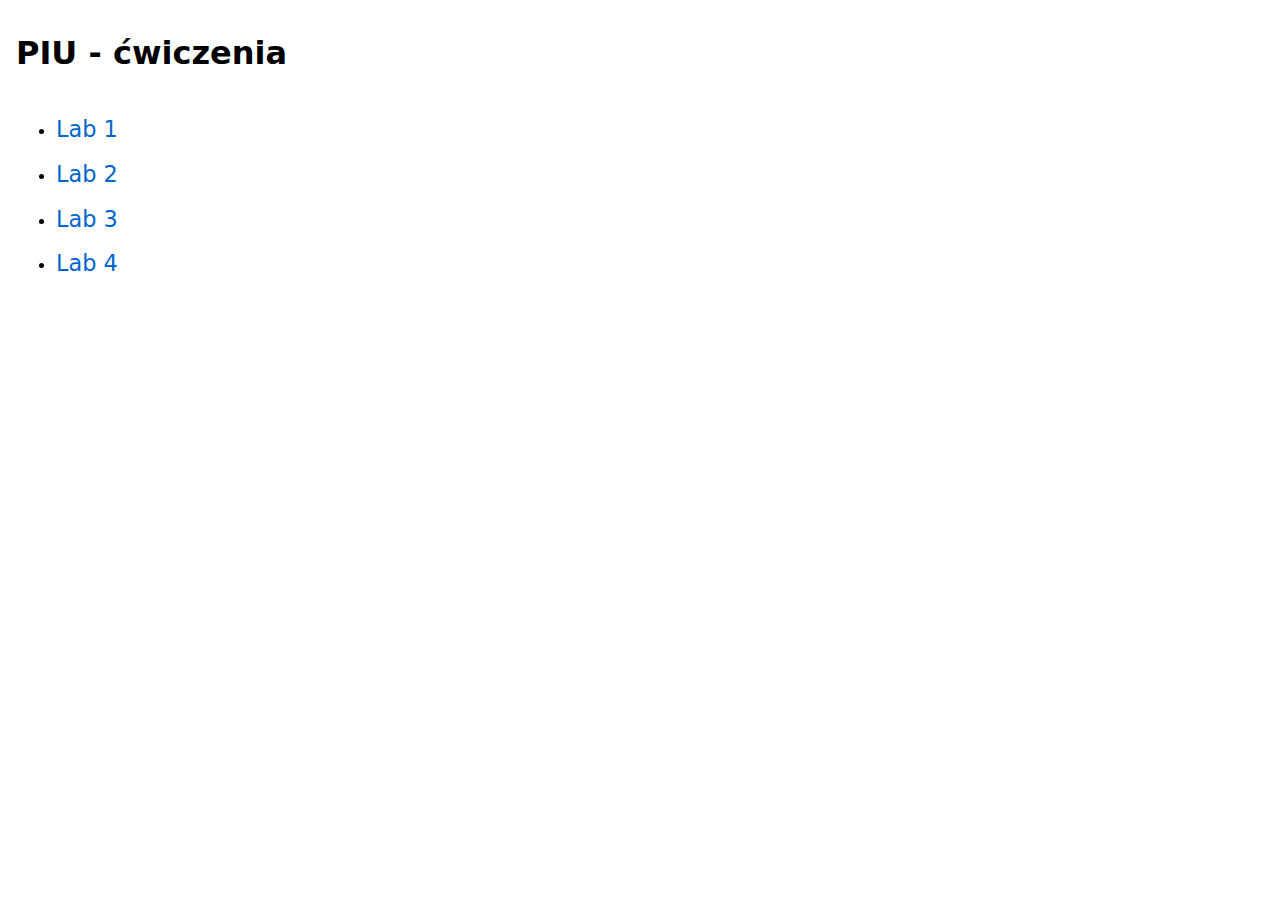
<file: index.html>
<!DOCTYPE html>
<html lang="pl">
  <head>
    <meta charset="UTF-8" />
    <title>PIU Labs</title>
    <link rel="stylesheet" href="main.css" />
  </head>

  <body>
    <h1>PIU - ćwiczenia</h1>
    <ul>
      <li><a href="lab-1/">Lab 1</a></li>
      <li><a href="lab-2/">Lab 2</a></li>
      <li><a href="lab-3/">Lab 3</a></li>
      <li><a href="lab-4/">Lab 4</a></li>
    </ul>
  </body>
</html>
</file>
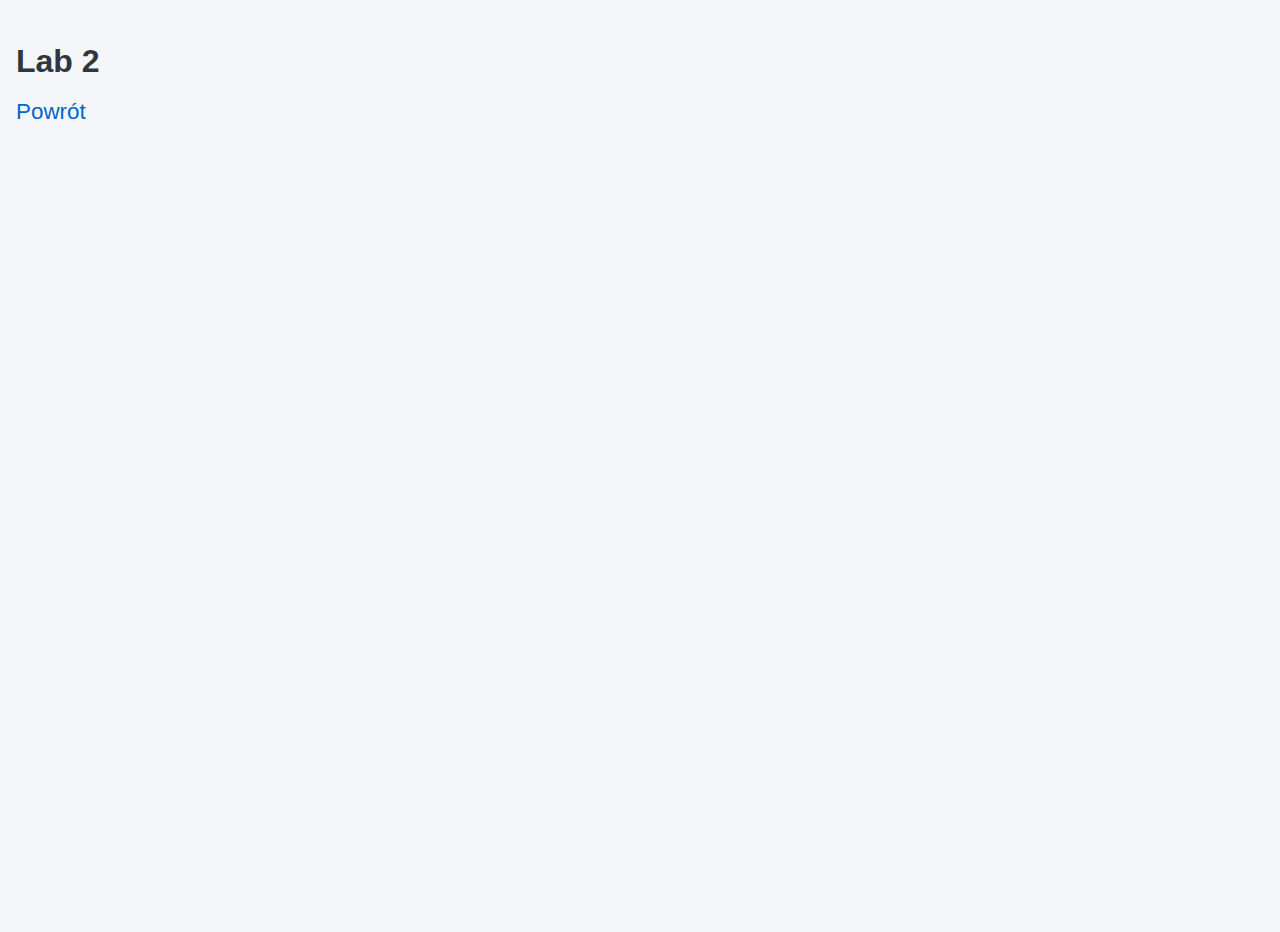
<file: lab-2/index.html>
<!DOCTYPE html>
<html lang="pl">
  <head>
    <meta charset="UTF-8" />
    <title>Lab 2</title>
    <link rel="stylesheet" href="css/style.css" />
  </head>
  <body>
    <h1>Lab 2</h1>
    <a href="..">Powrót</a>
  </body>
</html>
</file>
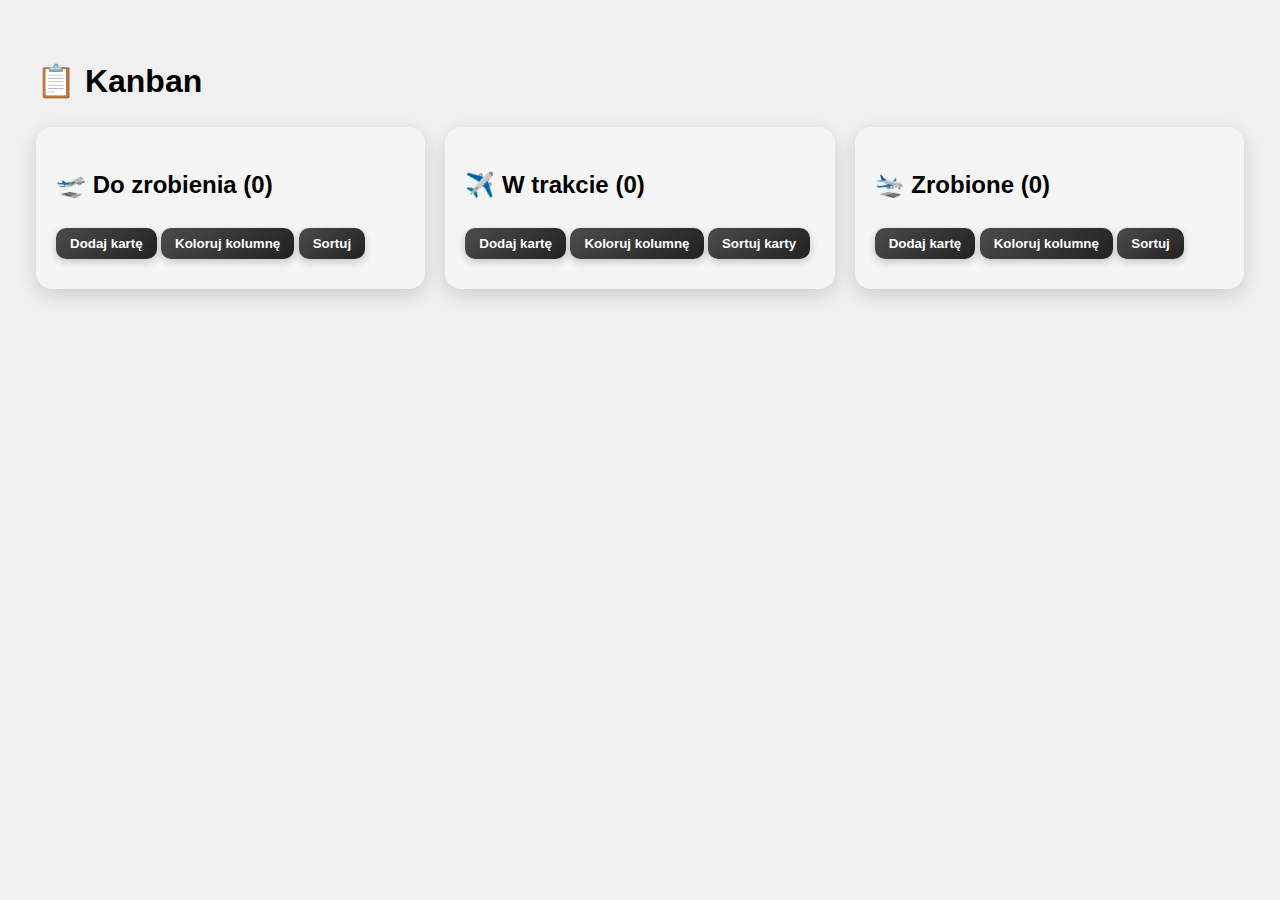
<file: lab-4/index.html>
<!DOCTYPE html>
<html lang="pl">
  <head>
    <meta charset="UTF-8" />
    <title>Lab 4</title>
    <link rel="stylesheet" href="css/style.css" />
    <link rel="stylesheet" href="css/kanban.css" />
    <script src="scripts/kanban.js" defer></script>
  </head>

  <body>
    <h1>📋 Kanban</h1>

    <div id="board">
      <div class="column" data-column="todo">
        <h2>🛫 Do zrobienia (<span class="count">0</span>)</h2>
        <button class="add-card">Dodaj kartę</button>
        <button class="colorize-column">Koloruj kolumnę</button>
        <button class="sort-cards">Sortuj</button>
        <div class="cards"></div>
      </div>

      <div class="column" data-column="doing">
        <h2>✈️ W trakcie (<span class="count">0</span>)</h2>
        <button class="add-card">Dodaj kartę</button>
        <button class="colorize-column">Koloruj kolumnę</button>
        <button class="sort-cards">Sortuj karty</button>
        <div class="cards"></div>
      </div>

      <div class="column" data-column="done">
        <h2>🛬 Zrobione (<span class="count">0</span>)</h2>
        <button class="add-card">Dodaj kartę</button>
        <button class="colorize-column">Koloruj kolumnę</button>
        <button class="sort-cards">Sortuj</button>
        <div class="cards"></div>
      </div>
    </div>
  </body>
</html>
</file>
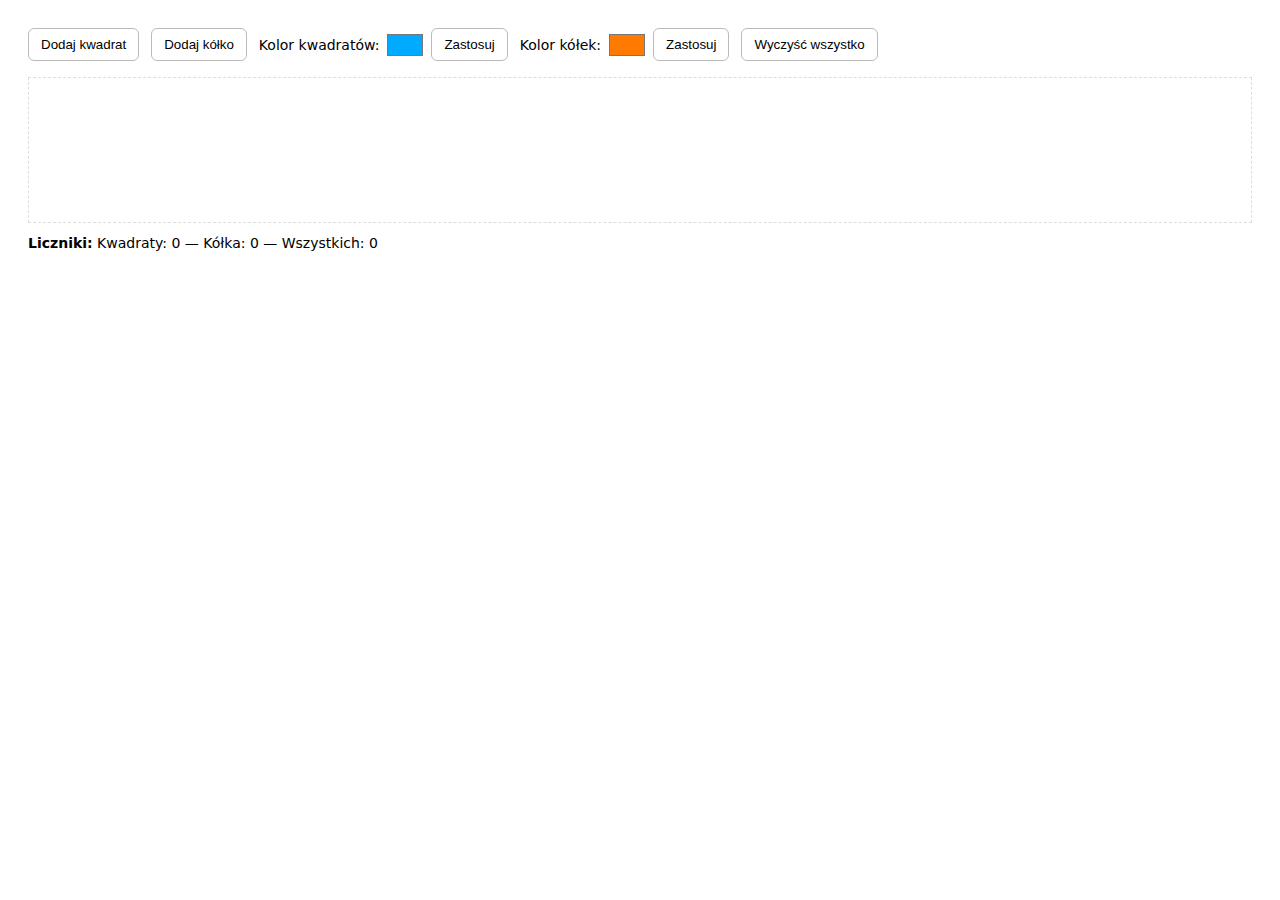
<file: lab-5/index.html>
<!DOCTYPE html>
<html lang="pl">
  <head>
    <meta charset="UTF-8" />
    <title>Lab 5</title>
    <link rel="stylesheet" href="css/style.css" />
    <script type="module" src="./app.js"></script>
  </head>
  <body>
    <div class="controls">
      <button id="add-square">Dodaj kwadrat</button>
      <button id="add-circle">Dodaj kółko</button>

      <label
        >Kolor kwadratów:
        <input type="color" id="color-square" value="#00aaff" />
        <button id="apply-square-color">Zastosuj</button>
      </label>

      <label
        >Kolor kółek:
        <input type="color" id="color-circle" value="#ff7a00" />
        <button id="apply-circle-color">Zastosuj</button>
      </label>

      <button id="clear-all" title="Usuń wszystkie kształty">
        Wyczyść wszystko
      </button>
    </div>

    <div id="shapes-container" class="shapes-area" aria-live="polite"></div>

    <div class="counters">
      <strong>Liczniki:</strong>
      <span id="count-square">Kwadraty: 0</span> —
      <span id="count-circle">Kółka: 0</span> —
      <span id="count-total">Wszystkich: 0</span>
    </div>
  </body>
</html>
</file>
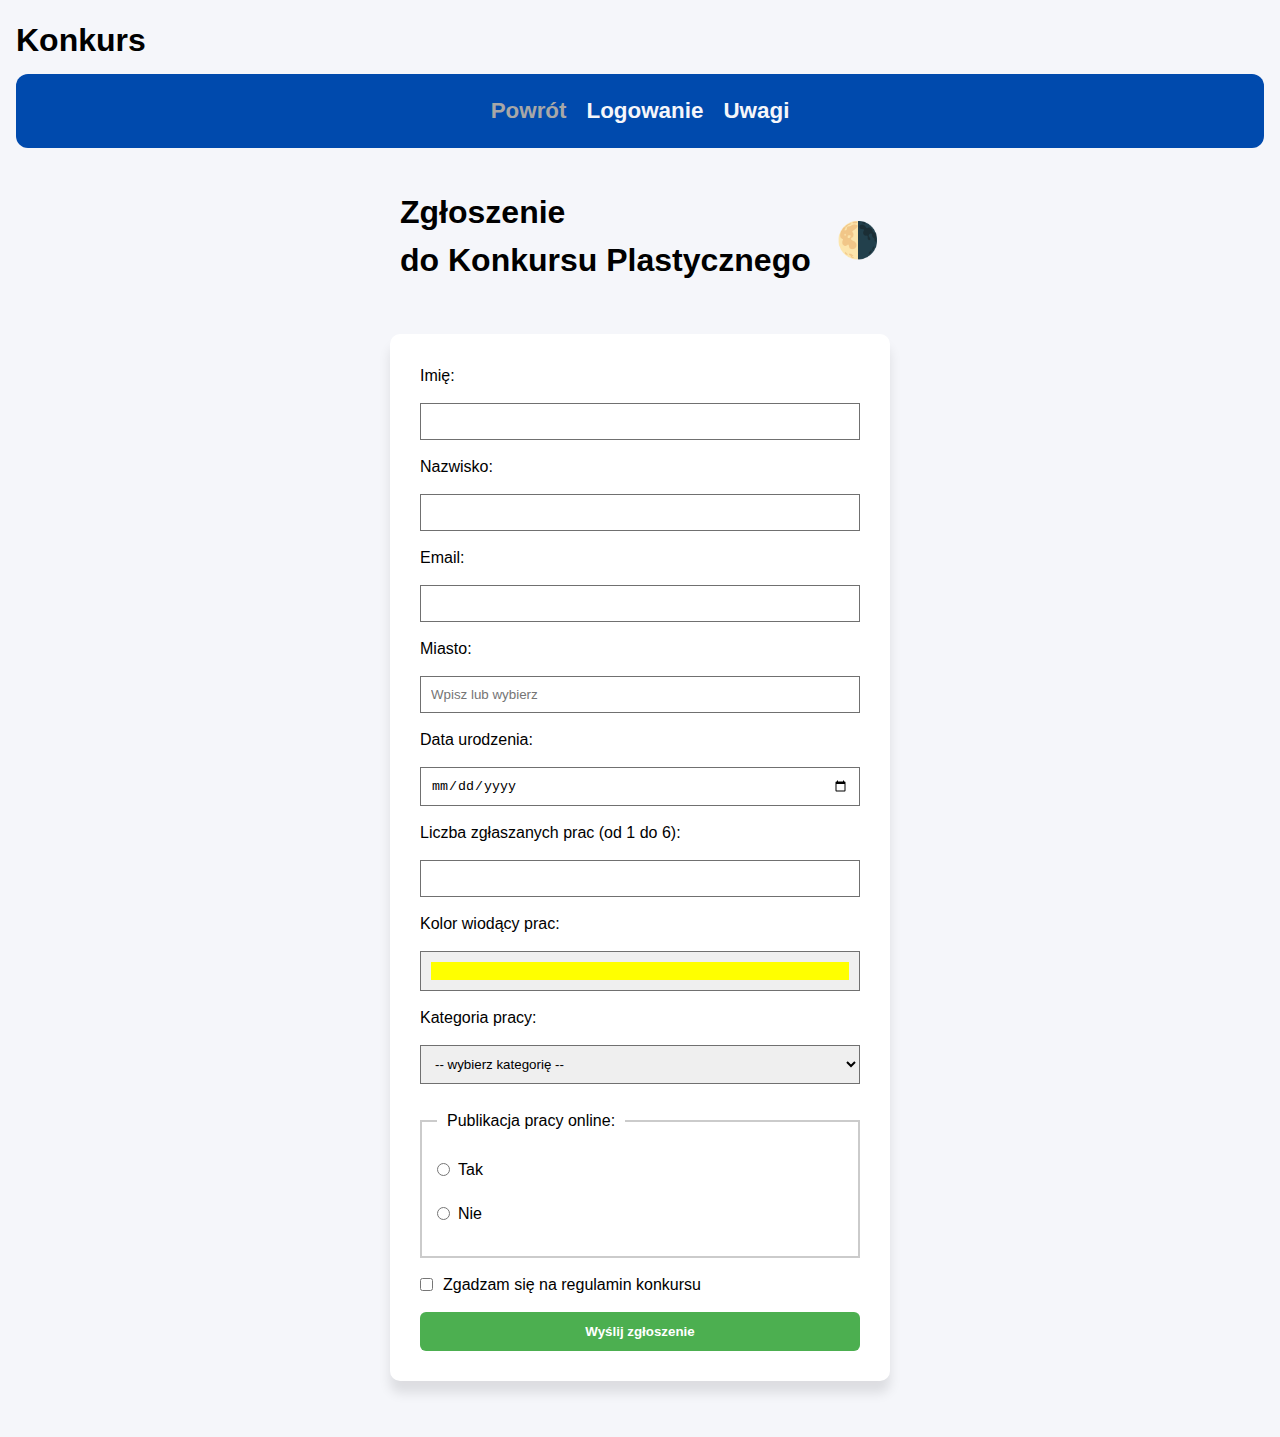
<file: lab-1/konkurs.html>
<!DOCTYPE html>
<html lang="pl">
  <head>
    <meta charset="UTF-8" />
    <title>Lab 1 - Formularz konkursowy</title>
    <link rel="stylesheet" href="css/style.css" />
    <link rel="stylesheet" href="css/konkurs.css" />
  </head>
  <body>
    <header>
      <h1>Konkurs</h1>
      <nav>
        <ul>
          <a href="index.html" id="nav-back">Powrót</a>
          <li><a href="login.html">Logowanie</a></li>
          <li><a href="uwagi.html">Uwagi</a></li>
        </ul>
      </nav>
    </header>

    <main>
      <header class="form-title">
        <h1>
          Zgłoszenie <br />
          do Konkursu Plastycznego
        </h1>
        <label class="change-theme" title="Zmień motyw">
          🌗
          <input type="checkbox" class="theme-checkbox" />
        </label>
      </header>

      <form action="https://httpbin.org/get" method="get" class="form-contest">
        <label for="name">Imię:</label>
        <input type="text" id="name" name="name" maxlength="30" required />

        <label for="surname">Nazwisko:</label>
        <input
          type="text"
          id="surname"
          name="surname"
          maxlength="50"
          required
        />

        <label for="email">Email:</label>
        <input type="email" id="email" name="email" required />

        <label for="miasto">Miasto:</label>
        <input
          list="cities"
          id="city"
          name="city"
          placeholder="Wpisz lub wybierz"
          required
        />
        <datalist id="cities">
          <option value="Warszawa"></option>
          <option value="Kraków"></option>
          <option value="Gdańsk"></option>
          <option value="Poznań"></option>
          <option value="Wrocław"></option>
        </datalist>

        <label for="birth-date">Data urodzenia:</label>
        <input type="date" id="birth-date" name="birth-date" required />

        <label for="submitted-projects"
          >Liczba zgłaszanych prac (od 1 do 6):</label
        >
        <input
          type="number"
          id="submitted-projects"
          name="submitted-projects"
          min="1"
          max="6"
          required
        />

        <label for="color">Kolor wiodący prac:</label>
        <input type="color" id="color" name="color" value="#ffff00" required />

        <label for="category">Kategoria pracy:</label>
        <select id="category" name="category" required>
          <option value="">-- wybierz kategorię --</option>

          <option value="rysunek">Rysunek</option>
          <option value="malarstwo">Malarstwo</option>
          <option value="grafika-cyfrowa">Grafika komputerowa</option>
        </select>

        <fieldset class="publication">
          <legend>Publikacja pracy online:</legend>
          <label
            ><input
              type="radio"
              name="publication"
              value="tak"
              required
            />Tak</label
          >
          <label
            ><input
              type="radio"
              name="publication"
              value="nie"
              required
            />Nie</label
          >
        </fieldset>

        <label class="agreement">
          <input type="checkbox" name="agreement" required />
          Zgadzam się na regulamin konkursu
        </label>

        <button type="submit" class="submit-button">Wyślij zgłoszenie</button>
      </form>
    </main>
  </body>
</html>
</file>
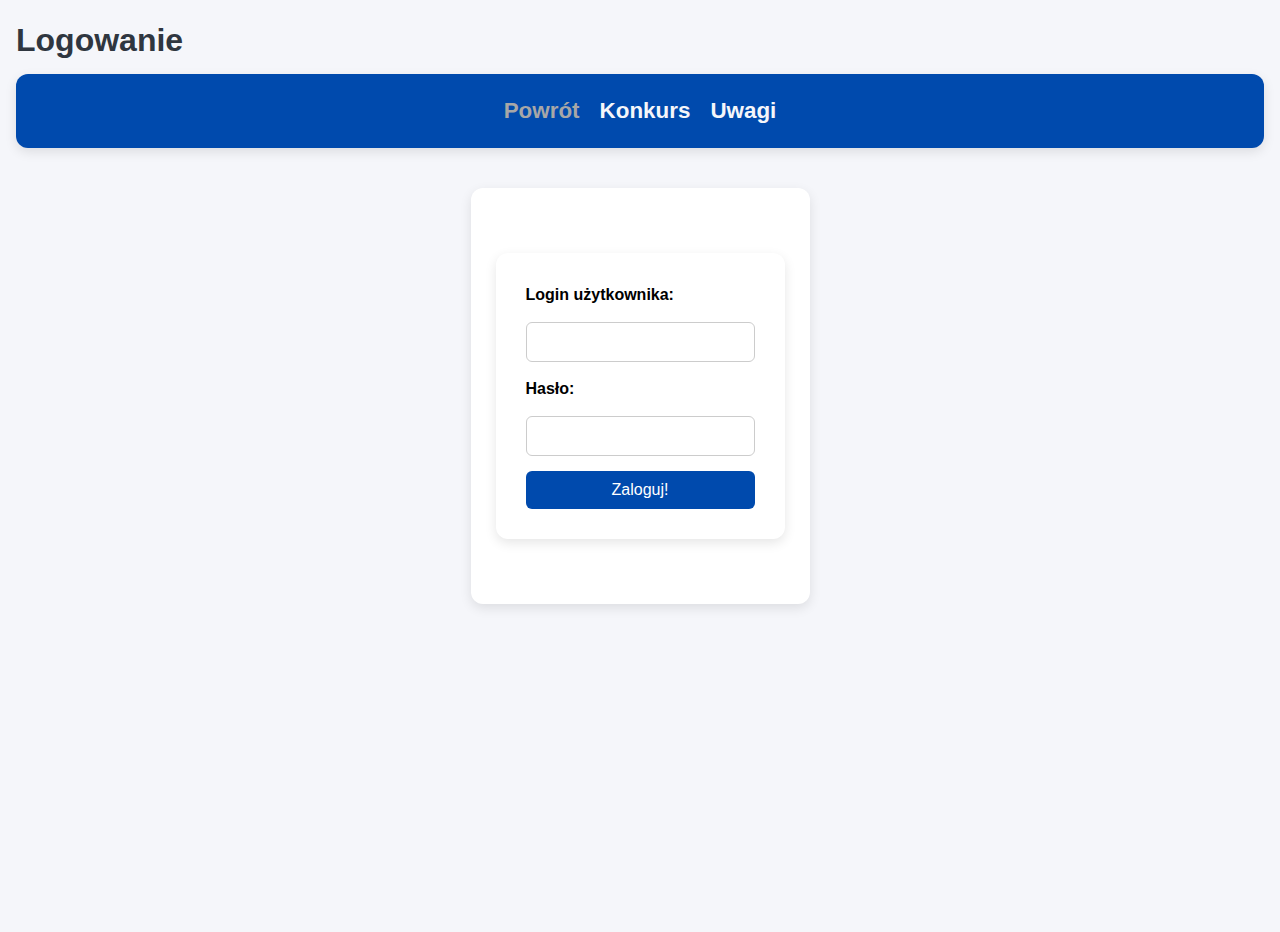
<file: lab-1/login.html>
<!DOCTYPE html>
<html lang="pl">
  <head>
    <meta charset="UTF-8" />
    <title>Lab 1 - Logowanie</title>
    <link rel="stylesheet" href="css/style.css" />
    <link rel="stylesheet" href="css/main.css" />
  </head>
  <body>
    <header>
      <h1>Logowanie</h1>
      <nav>
        <ul>
          <a href="index.html" id="nav-back">Powrót</a>
          <li><a href="konkurs.html">Konkurs</a></li>
          <li><a href="uwagi.html">Uwagi</a></li>
        </ul>
      </nav>
    </header>

    <main>
      <form action="https://httpbin.org/post" method="post" class="form-login">
        <label for="usrname">Login użytkownika:</label>
        <input type="text" id="usrname" name="username" required />

        <label for="password">Hasło:</label>
        <input type="password" id="password" name="password" required />

        <button type="submit">Zaloguj!</button>
      </form>
    </main>
  </body>
</html>
</file>
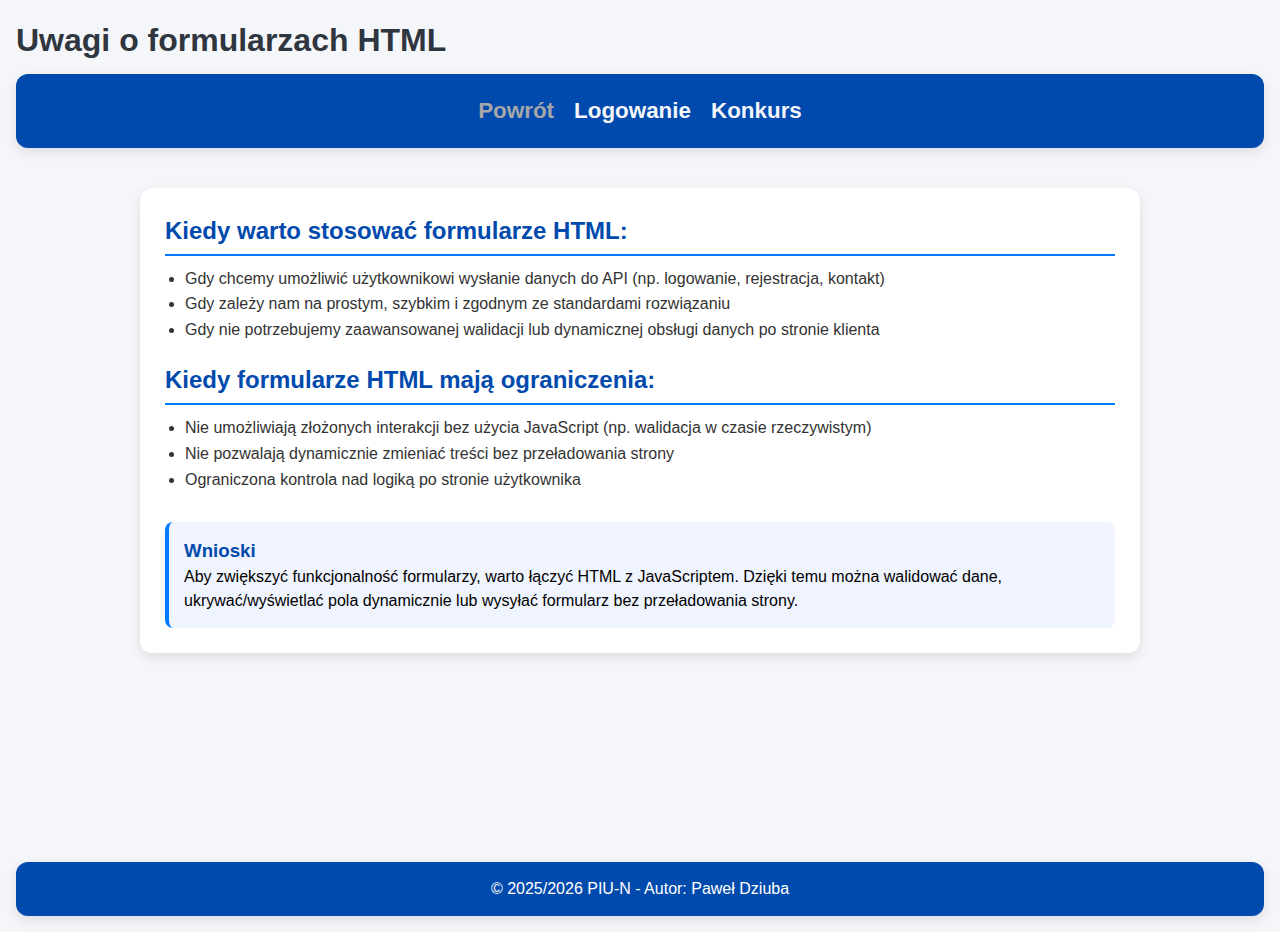
<file: lab-1/uwagi.html>
<!DOCTYPE html>
<html lang="pl">
  <head>
    <meta charset="UTF-8" />
    <title>Lab 1 - Uwagi</title>
    <link rel="stylesheet" href="css/style.css" />
    <link rel="stylesheet" href="css/main.css" />
  </head>
  <body>
    <header>
      <h1>Uwagi o formularzach HTML</h1>
      <nav>
        <ul>
          <a href="index.html" id="nav-back">Powrót</a>
          <li><a href="login.html">Logowanie</a></li>
          <li><a href="konkurs.html">Konkurs</a></li>
        </ul>
      </nav>
    </header>

    <main>
      <section>
        <h2>Kiedy warto stosować formularze HTML:</h2>
        <article>
          <ul>
            <li>
              Gdy chcemy umożliwić użytkownikowi wysłanie danych do API (np.
              logowanie, rejestracja, kontakt)
            </li>
            <li>
              Gdy zależy nam na prostym, szybkim i zgodnym ze standardami
              rozwiązaniu
            </li>
            <li>
              Gdy nie potrzebujemy zaawansowanej walidacji lub dynamicznej
              obsługi danych po stronie klienta
            </li>
          </ul>
        </article>
      </section>

      <section>
        <h2>Kiedy formularze HTML mają ograniczenia:</h2>
        <article>
          <ul>
            <li>
              Nie umożliwiają złożonych interakcji bez użycia JavaScript (np.
              walidacja w czasie rzeczywistym)
            </li>
            <li>
              Nie pozwalają dynamicznie zmieniać treści bez przeładowania strony
            </li>
            <li>Ograniczona kontrola nad logiką po stronie użytkownika</li>
          </ul>
        </article>
      </section>

      <aside>
        <h3>Wnioski</h3>
        <p>
          Aby zwiększyć funkcjonalność formularzy, warto łączyć HTML z
          JavaScriptem. Dzięki temu można walidować dane, ukrywać/wyświetlać
          pola dynamicznie lub wysyłać formularz bez przeładowania strony.
        </p>
      </aside>
    </main>

    <footer>
      <p>&copy; 2025/2026 PIU-N - Autor: Paweł Dziuba</p>
    </footer>
  </body>
</html>
</file>
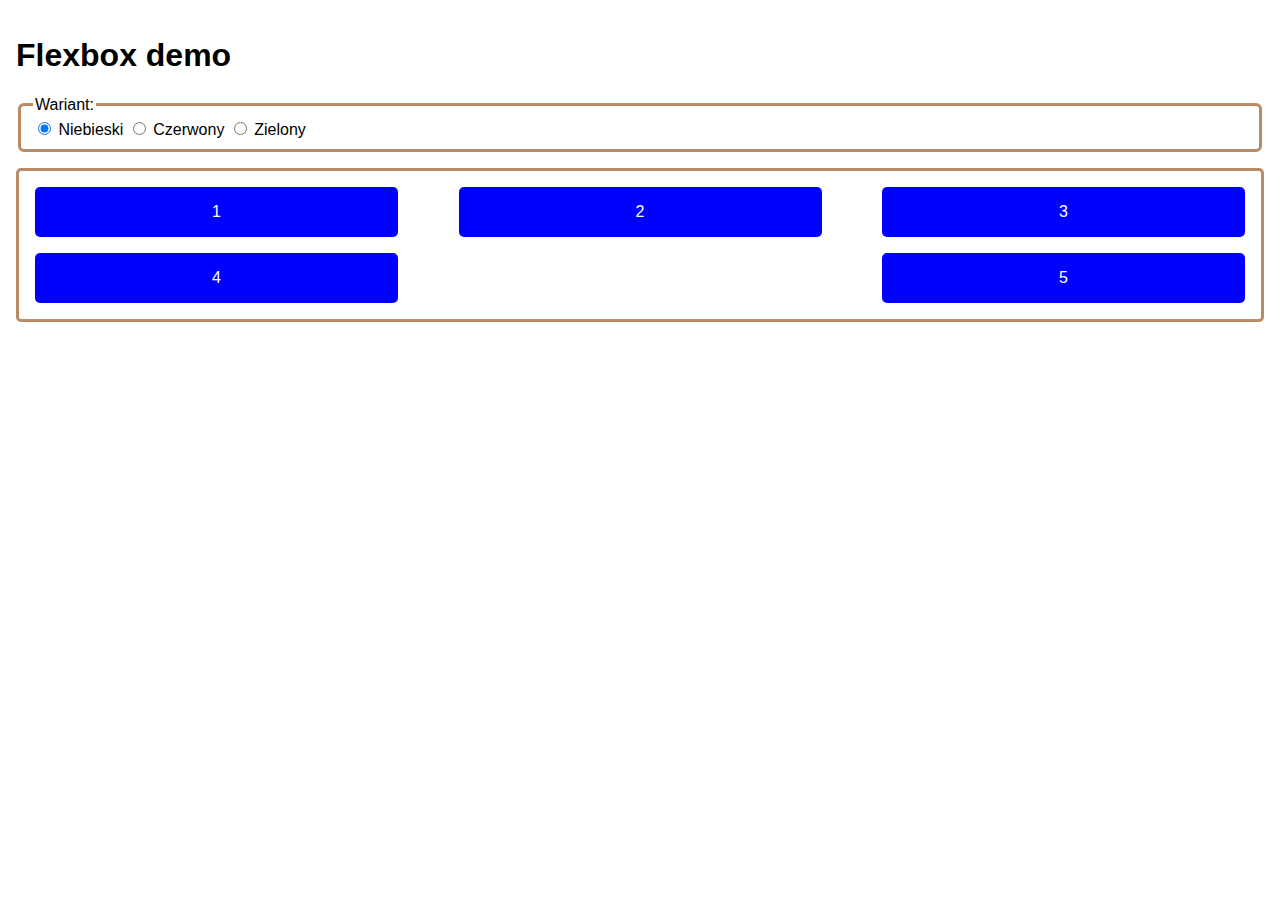
<file: lab-2/flex.html>
<!DOCTYPE html>
<html lang="pl">
  <head>
    <meta charset="UTF-8" />
    <meta name="viewport" content="width=device-width, initial-scale=1.0" />
    <title>Flexbox Demo</title>
    <link rel="stylesheet" href="css/flex.css" />
  </head>
  <body>
    <h1>Flexbox demo</h1>
    <header>
      <fieldset class="theme-picker">
        <legend>Wariant:</legend>
        <label>
          <input type="radio" name="version" value="blue" checked />
          Niebieski
        </label>
        <label
          ><input type="radio" name="version" value="red" />
          Czerwony
        </label>
        <label>
          <input type="radio" name="version" value="green" />
          Zielony
        </label>
      </fieldset>
    </header>
    <div class="container">
      <div class="item">1</div>
      <div class="item">2</div>
      <div class="item">3</div>
      <div class="item">4</div>
      <div class="item">5</div>
    </div>
  </body>
</html>
</file>
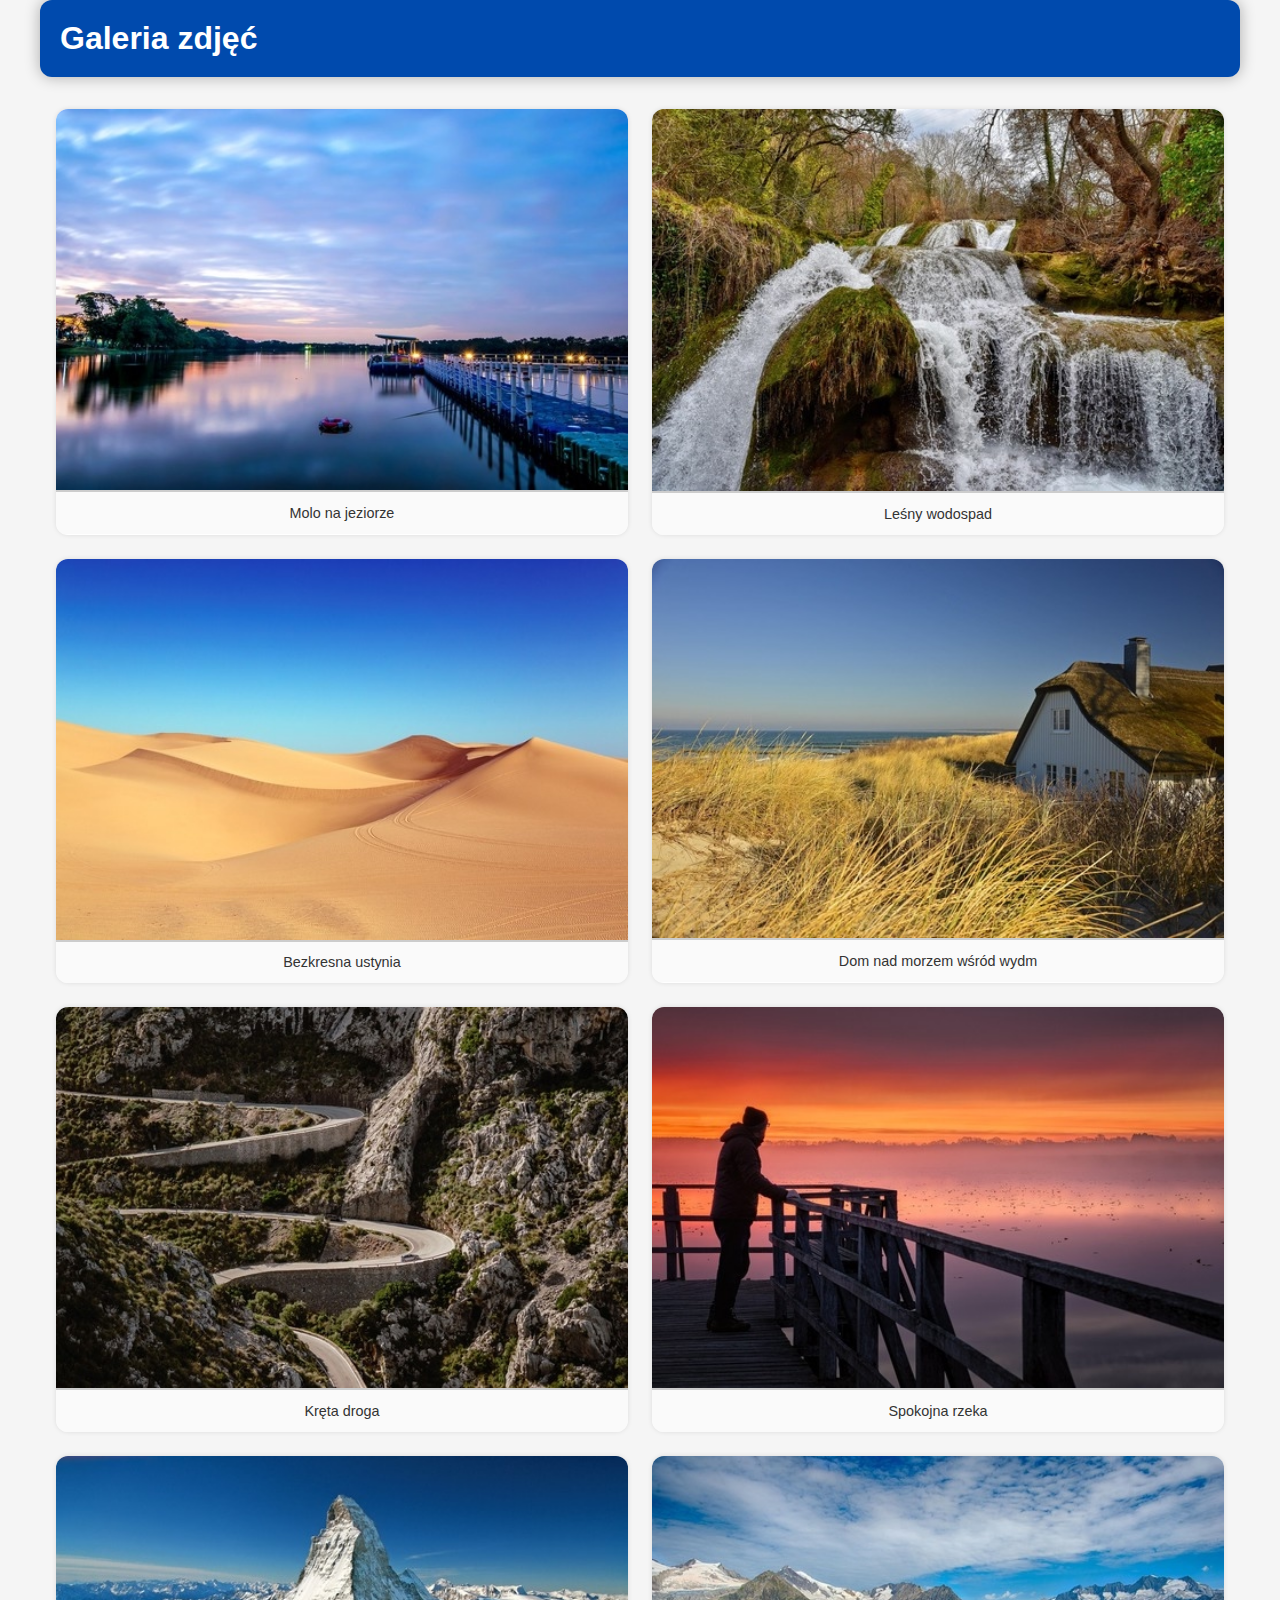
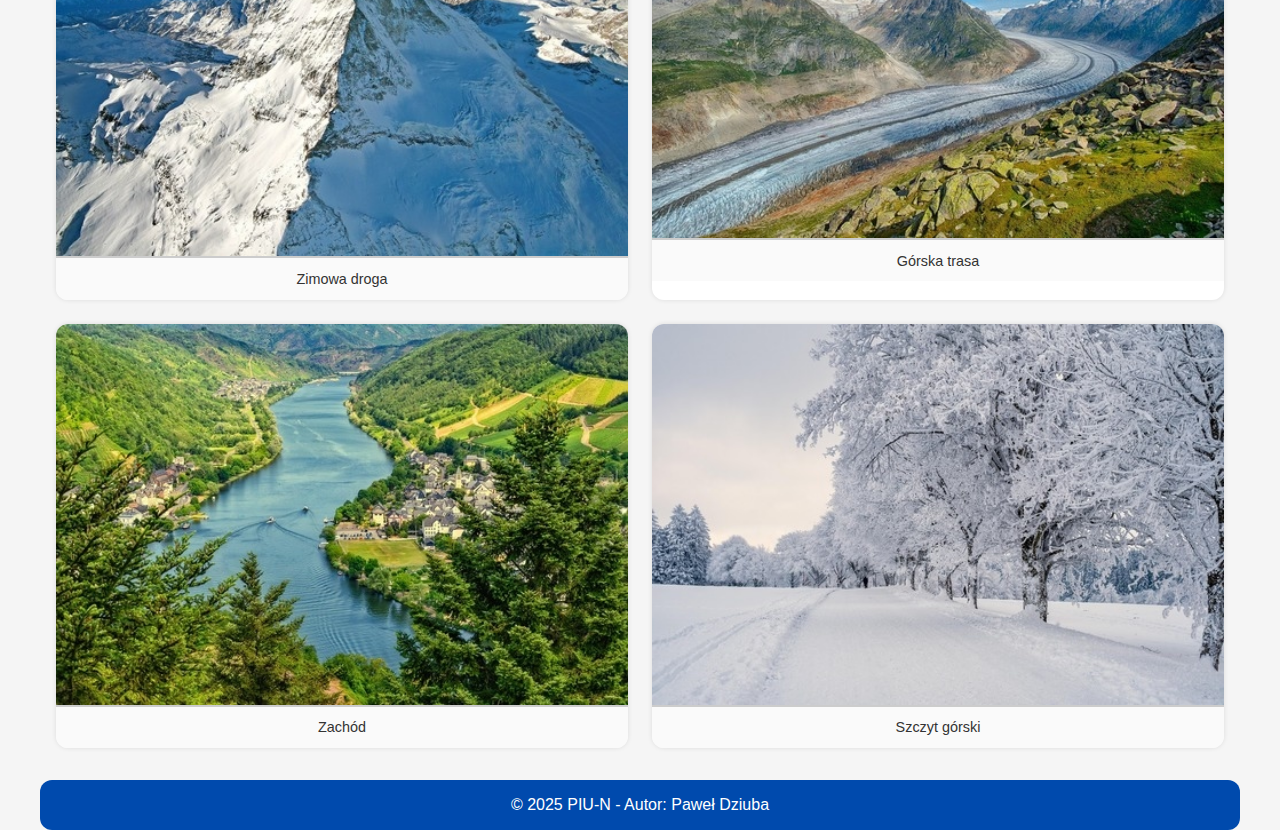
<file: lab-2/galeria.html>
<!DOCTYPE html>
<html lang="pl">
  <head>
    <meta charset="UTF-8" />
    <title>Galeria</title>
    <link rel="stylesheet" href="css/galeria.css" />
  </head>
  <body>
    <header>
      <h1>Galeria zdjęć</h1>
    </header>

    <main class="gallery">
      <figure>
        <img
          src="images/photo1-500.avif"
          srcset="images/photo1-500.avif 500w, images/photo1-1000.avif 1000w"
          sizes="(max-width: 799px) 500px, (max-width: 1199px) 1000px, (max-width: 1599px) 500px, 1000px"
          alt="Molo na jeziorze przy zachodzie słońca"
        />
        <figcaption>Molo na jeziorze</figcaption>
      </figure>

      <figure>
        <img
          src="images/photo2-500.avif"
          srcset="images/photo2-500.avif 500w, images/photo2-1000.avif 1000w"
          sizes="(max-width: 799px) 500px, (max-width: 1199px) 1000px, (max-width: 1599px) 500px, 1000px"
          alt="Wodospad w zielonym lesie"
        />
        <figcaption>Leśny wodospad</figcaption>
      </figure>

      <figure>
        <img
          src="images/photo3-500.avif"
          srcset="images/photo3-500.avif 500w, images/photo3-1000.avif 1000w"
          sizes="(max-width: 799px) 500px, (max-width: 1199px) 1000px, (max-width: 1599px) 500px, 1000px"
          alt="Pustynia"
        />
        <figcaption>Bezkresna ustynia</figcaption>
      </figure>

      <figure>
        <img
          src="images/photo4-500.avif"
          srcset="images/photo4-500.avif 500w, images/photo4-1000.avif 1000w"
          sizes="(max-width: 799px) 500px, (max-width: 1199px) 1000px, (max-width: 1599px) 500px, 1000px"
          alt="Dom nad morzem wśród wydm"
        />
        <figcaption>Dom nad morzem wśród wydm</figcaption>
      </figure>

      <figure>
        <img
          src="images/photo5-500.avif"
          srcset="images/photo5-500.avif 500w, images/photo5-1000.avif 1000w"
          sizes="(max-width: 799px) 500px, (max-width: 1199px) 1000px, (max-width: 1599px) 500px, 1000px"
          alt="Kretą droga wśród wzgórz"
        />
        <figcaption>Kręta droga</figcaption>
      </figure>

      <figure>
        <img
          src="images/photo6-500.avif"
          srcset="images/photo6-500.avif 500w, images/photo6-1000.avif 1000w"
          sizes="(max-width: 799px) 500px, (max-width: 1199px) 1000px, (max-width: 1599px) 500px, 1000px"
          alt="Rzeka z lotu ptaka"
        />
        <figcaption>Spokojna rzeka</figcaption>
      </figure>

      <figure>
        <img
          src="images/photo7-500.avif"
          srcset="images/photo7-500.avif 500w, images/photo7-1000.avif 1000w"
          sizes="(max-width: 799px) 500px, (max-width: 1199px) 1000px, (max-width: 1599px) 500px, 1000px"
          alt="Ośnieżona droga"
        />
        <figcaption>Zimowa droga</figcaption>
      </figure>

      <figure>
        <img
          src="images/photo8-500.avif"
          srcset="images/photo8-500.avif 500w, images/photo8-1000.avif 1000w"
          sizes="(max-width: 799px) 500px, (max-width: 1199px) 1000px, (max-width: 1599px) 500px, 1000px"
          alt="Wąska droga wśród gór"
        />
        <figcaption>Górska trasa</figcaption>
      </figure>

      <figure>
        <img
          src="images/photo9-500.avif"
          srcset="images/photo9-500.avif 500w, images/photo9-1000.avif 1000w"
          sizes="(max-width: 799px) 500px, (max-width: 1199px) 1000px, (max-width: 1599px) 500px, 1000px"
          alt="Mężczyzna stojący na pomoście przy zachodzie słońca"
        />
        <figcaption>Zachód</figcaption>
      </figure>

      <figure>
        <img
          src="images/photo10-500.avif"
          srcset="images/photo10-500.avif 500w, images/photo10-1000.avif 1000w"
          sizes="(max-width: 799px) 500px, (max-width: 1199px) 1000px, (max-width: 1599px) 500px, 1000px"
          alt="Wysoki szczyt góry"
        />
        <figcaption>Szczyt górski</figcaption>
      </figure>
    </main>

    <footer>
      <p>&copy; 2025 PIU-N - Autor: Paweł Dziuba</p>
    </footer>
  </body>
</html>
</file>
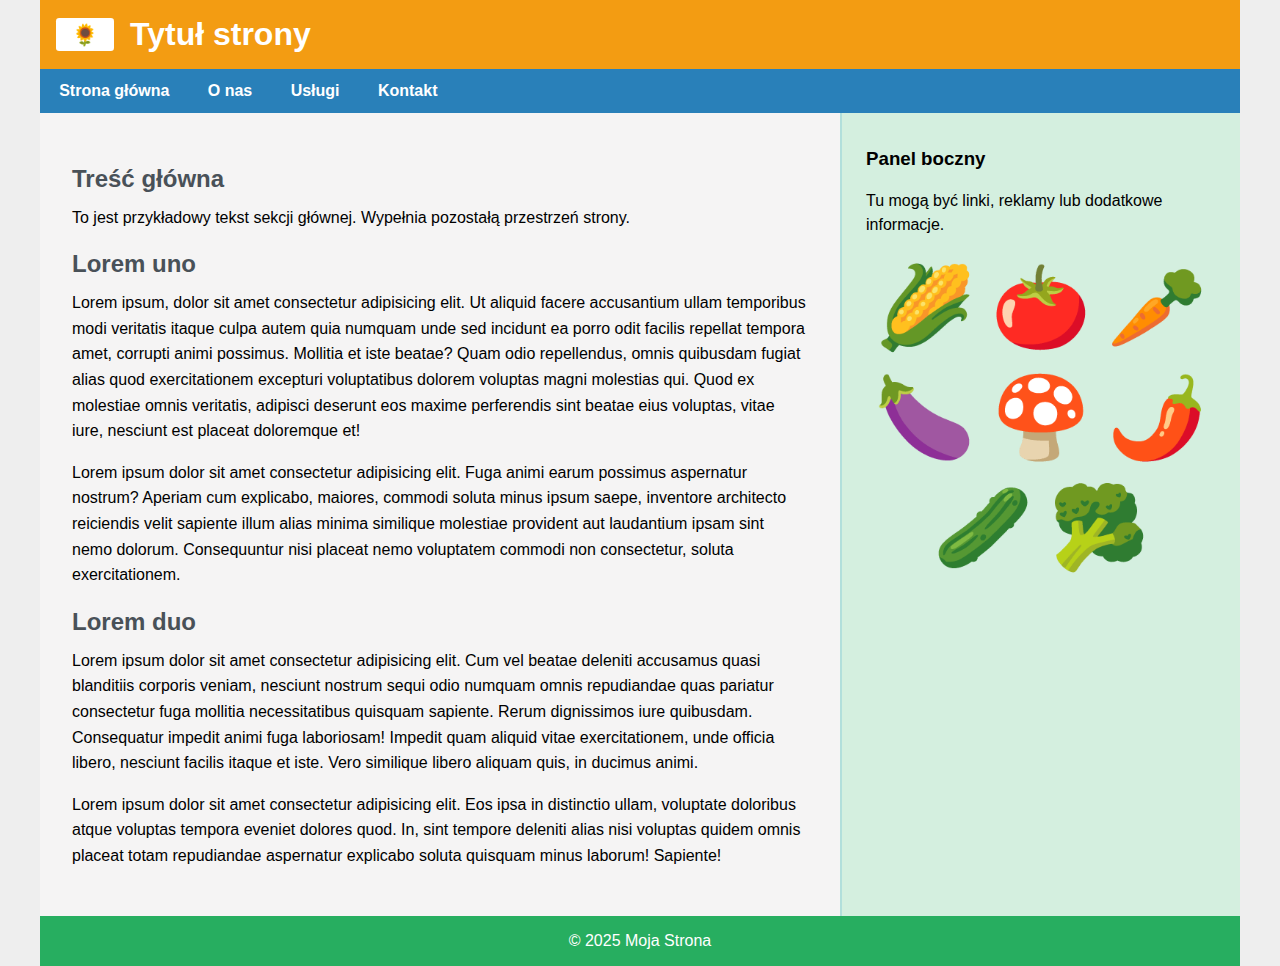
<file: lab-2/grid.html>
<!DOCTYPE html>
<html lang="pl">
  <head>
    <meta charset="UTF-8" />
    <meta name="viewport" content="width=device-width, initial-scale=1.0" />
    <title>Grid Layout Demo</title>
    <link rel="stylesheet" href="css/grid.css" />
  </head>
  <body>
    <div class="container">
      <header>
        <div class="logo">🌻</div>
        <h1>Tytuł strony</h1>
      </header>
      <nav>
        <a href="#">Strona główna</a>
        <a href="#">O nas</a>
        <a href="#">Usługi</a>
        <a href="#">Kontakt</a>
      </nav>
      <main>
        <h2>Treść główna</h2>
        <p>
          To jest przykładowy tekst sekcji głównej. Wypełnia pozostałą
          przestrzeń strony.
        </p>
        <h2>Lorem uno</h2>
        <p>
          Lorem ipsum, dolor sit amet consectetur adipisicing elit. Ut aliquid
          facere accusantium ullam temporibus modi veritatis itaque culpa autem
          quia numquam unde sed incidunt ea porro odit facilis repellat tempora
          amet, corrupti animi possimus. Mollitia et iste beatae? Quam odio
          repellendus, omnis quibusdam fugiat alias quod exercitationem
          excepturi voluptatibus dolorem voluptas magni molestias qui. Quod ex
          molestiae omnis veritatis, adipisci deserunt eos maxime perferendis
          sint beatae eius voluptas, vitae iure, nesciunt est placeat doloremque
          et!
        </p>
        <p>
          Lorem ipsum dolor sit amet consectetur adipisicing elit. Fuga animi
          earum possimus aspernatur nostrum? Aperiam cum explicabo, maiores,
          commodi soluta minus ipsum saepe, inventore architecto reiciendis
          velit sapiente illum alias minima similique molestiae provident aut
          laudantium ipsam sint nemo dolorum. Consequuntur nisi placeat nemo
          voluptatem commodi non consectetur, soluta exercitationem.
        </p>
        <h2>Lorem duo</h2>
        <p>
          Lorem ipsum dolor sit amet consectetur adipisicing elit. Cum vel
          beatae deleniti accusamus quasi blanditiis corporis veniam, nesciunt
          nostrum sequi odio numquam omnis repudiandae quas pariatur consectetur
          fuga mollitia necessitatibus quisquam sapiente. Rerum dignissimos iure
          quibusdam. Consequatur impedit animi fuga laboriosam! Impedit quam
          aliquid vitae exercitationem, unde officia libero, nesciunt facilis
          itaque et iste. Vero similique libero aliquam quis, in ducimus animi.
        </p>
        <p>
          Lorem ipsum dolor sit amet consectetur adipisicing elit. Eos ipsa in
          distinctio ullam, voluptate doloribus atque voluptas tempora eveniet
          dolores quod. In, sint tempore deleniti alias nisi voluptas quidem
          omnis placeat totam repudiandae aspernatur explicabo soluta quisquam
          minus laborum! Sapiente!
        </p>
      </main>
      <aside>
        <h3>Panel boczny</h3>
        <p>Tu mogą być linki, reklamy lub dodatkowe informacje.</p>
        <div>
          <span>🌽</span><span>🍅</span> <span>🥕</span><span>🍆</span>
          <span>🍄</span><span>🌶️</span> <span>🥒</span><span>🥦</span>
        </div>
      </aside>
      <footer>
        <p>&copy; 2025 Moja Strona</p>
      </footer>
    </div>
  </body>
</html>
</file>
<file: lab-4/css/kanban.css>
body {
  font-family: Arial, sans-serif;
  background: #f0f0f0;
  padding: 20px;
}

#board {
  display: flex;
  gap: 20px;
}

.column {
  background: rgb(245, 245, 245);
  border-radius: 10px;
  padding: 20px;
  width: 32%;
  border-radius: 16px;
  box-shadow: 0 6px 18px rgba(0, 0, 0, 0.15);
  transition: transform 0.25s ease, box-shadow 0.25s ease;
}

.cards {
  margin-top: 10px;
  display: flex;
  flex-direction: column;
  gap: 12px;
}

.card {
  background: lightgray;
  display: flex;
  flex-direction: column;
  gap: 8px;
  padding: 12px;
  border-radius: 14px;
  box-shadow: 0 4px 10px rgba(0, 0, 0, 0.15);
  transition: transform 0.2s ease, box-shadow 0.2s ease;
  border-style: solid;
  border-width: 2px;
  border-color: #ffffff;
}

.card:hover {
  transform: scale(1.02);
  box-shadow: 0 6px 14px rgba(0, 0, 0, 0.2);
}

.card-text {
  font-weight: bold;
}

.card-header {
  display: flex;
  justify-content: space-between;
  color: rgb(77, 77, 77);
}

.card-buttons {
  display: flex;
  justify-content: space-between;
}

button {
  margin-top: 5px;
  padding: 8px 14px;
  cursor: pointer;
  border: none;
  border-radius: 10px;
  background: linear-gradient(135deg, #4b4b4b, #222222);
  color: white;
  font-weight: bold;
  box-shadow: 0 3px 8px rgba(0, 0, 0, 0.2);
  transition: transform 0.2s ease, box-shadow 0.2s ease, opacity 0.2s;
}
button:hover {
  transform: translateY(-3px);
  box-shadow: 0 5px 14px rgba(0, 0, 0, 0.25);
  opacity: 0.95;
}
button:active {
  transform: translateY(0);
  box-shadow: 0 2px 6px rgba(0, 0, 0, 0.15);
  opacity: 0.85;
}
</file>
<file: lab-5/css/style.css>
body {
  font-family: system-ui, -apple-system, 'Segoe UI', Roboto, 'Helvetica Neue',
    Arial;
  padding: 20px;
}

.controls {
  display: flex;
  gap: 12px;
  flex-wrap: wrap;
  margin-bottom: 16px;
  align-items: center;
}

button {
  padding: 8px 12px;
  border-radius: 6px;
  border: 1px solid #bbb;
  background: #fff;
  cursor: pointer;
  transition: transform 0.15s ease, background-color 0.2s, box-shadow 0.2s;
}

button:hover {
  background: #f2f2f2;
  transform: translateY(-2px);
  box-shadow: 0 3px 8px rgba(0, 0, 0, 0.15);
}

button:active {
  transform: scale(0.95);
}

.shapes-area {
  border: 1px dashed #ddd;
  padding: 12px;
  min-height: 120px;
  display: flex;
  gap: 10px;
  flex-wrap: wrap;
  align-items: flex-start;
}

.shape {
  width: 60px;
  height: 60px;
  display: inline-block;
  cursor: pointer;
  user-select: none;
}

.shape.square {
  border-radius: 8px;
}

.shape.circle {
  border-radius: 50%;
}

.counters {
  margin-top: 12px;
  font-size: 14px;
}

label {
  font-size: 14px;
  display: flex;
  gap: 6px;
  align-items: center;
}

input[type='color'] {
  width: 40px;
  height: 30px;
  padding: 0;
  border: none;
  background: transparent;
}
</file>
<file: lab-1/css/konkurs.css>
/* Main */
* {
  margin: 0;
  padding: 0;
  box-sizing: border-box;
}

body {
  font-family: 'Segoe UI', Arial, sans-serif;
  background-color: #f5f6fa;
  display: flex;
  flex-direction: column;
  min-height: 100vh;
  color-scheme: light;
}

header nav {
  background-color: #004aad;
  color: white;
  padding: 20px;
  border-radius: 12px;
}

h1 {
  margin-bottom: 10px;
}

nav ul {
  list-style: none;
  display: flex;
  justify-content: center;
  gap: 20px;
}

nav a {
  color: #f5f6fa;
  text-decoration: none;
  font-weight: bold;
  transition: color 0.3s;
}

nav a:hover {
  color: #00a8ff;
  text-decoration: none;
}

#nav-back {
  color: #a7a7a7;
  text-decoration: none;
  font-weight: bold;
  transition: color 0.3s;
}

#nav-back:hover {
  color: #00a8ff;
  text-decoration: none;
}

/* Contest Form */
.form-title {
  display: flex;
  justify-content: space-between; /* tytuł po lewej, emoji po prawej */
  align-items: center;
  max-width: 500px; /* szerokość grupy (możesz dopasować np. 550–700px) */
  margin: 40px auto; /* wyśrodkowanie całego bloku */
  padding: 0 10px; /* lekki wewnętrzny margines */
}

.change-theme {
  font-size: 35px;
  text-decoration: none;
  transition: transform 0.2s;
}

.change-theme:hover {
  font-size: 37px;
  text-decoration: none;
  transform: scale(1.2);
  cursor: pointer;
}

.theme-checkbox {
  display: none;
}

body:has(.theme-checkbox:checked) .form-contest {
  color: #fff;
  background-color: #1c1c1c;
  color-scheme: dark;
  transition: background-color 0.3s, color 0.3s;
}

.form-contest {
  transition: background-color 0.3s, color 0.3s;
  background-color: #fff;
  max-width: 500px;
  margin: 40px auto;
  padding: 30px;
  border-radius: 10px;
  box-shadow: 0 12px 12px rgba(0, 0, 0, 0.1);
  display: flex;
  flex-direction: column;
  gap: 15px;
  font-size: 16px;
}

.form-contest label {
  text-align: left;
  cursor: pointer;
}

.form-contest input,
.form-contest select {
  padding: 10px;
  border: 1px solid #707070;
  width: 100%;
  box-sizing: border-box;
  transition: border-color 0.3s;
}

.form-contest input[type='color'] {
  height: 40px;
  cursor: pointer;
}

.form-contest input[type='color']::-webkit-color-swatch-wrapper {
  padding: 0;
}

.form-contest input[type='color']::-webkit-color-swatch {
  border: none;
}

.publication {
  border: 2px solid #cbcbcb;
  padding: 10px 15px;
  text-align: left;
}

.publication label {
  font-weight: normal;
  display: flex;
  align-items: center;
  gap: 8px;
  margin-top: 5px;
  margin-bottom: 20px;
  cursor: pointer;
}

.publication legend {
  padding: 10px;
}

.publication input[type='radio'] {
  margin: 0;
  width: auto;
  flex-shrink: 0;
  cursor: pointer;
}

.agreement {
  display: flex;
  align-items: center;
  gap: 10px;
  cursor: pointer;
}

.agreement input[type='checkbox'] {
  margin: 0;
  width: auto;
  flex-shrink: 0;
  cursor: pointer;
}

.submit-button {
  background-color: #4caf50;
  font-weight: bold;
  color: white;
  padding: 12px;
  border: none;
  border-radius: 6px;
  cursor: pointer;
  transition: background-color 0.3s;
}

.submit-button:hover {
  background-color: #45a049;
}
</file>
<file: lab-1/css/main.css>
/* Main */
* {
  margin: 0;
  padding: 0;
  box-sizing: border-box;
}

body {
  font-family: 'Segoe UI', Arial, sans-serif;
  background-color: #f5f6fa;
  display: flex;
  flex-direction: column;
  min-height: 100vh;
}

header nav {
  background-color: #004aad;
  color: white;
  padding: 20px;
  border-radius: 12px;
  box-shadow: 0 4px 12px rgba(0, 0, 0, 0.1);
}

h1 {
  margin-bottom: 10px;
  color: #2f3640;
}

nav ul {
  list-style: none;
  display: flex;
  justify-content: center;
  gap: 20px;
}

nav a {
  color: #f5f6fa;
  text-decoration: none;
  font-weight: bold;
  transition: color 0.3s;
}

nav a:hover {
  color: #00a8ff;
  text-decoration: none;
}

#nav-back {
  color: #a7a7a7;
  text-decoration: none;
  font-weight: bold;
  transition: color 0.3s;
}

#nav-back:hover {
  color: #00a8ff;
  text-decoration: none;
}

/* Login form */
.form-login {
  background-color: white;
  max-width: 400px;
  margin: 40px auto;
  padding: 30px;
  border-radius: 12px;
  box-shadow: 0 4px 12px rgba(0, 0, 0, 0.1);
  display: flex;
  flex-direction: column;
  gap: 15px;
}

.form-login label {
  font-weight: bold;
  text-align: left;
}

.form-login input {
  padding: 10px;
  border: 1px solid #ccc;
  border-radius: 6px;
  font-size: 1em;
  transition: border-color 0.3s;
}

.form-login input:focus {
  border-color: #007bff;
  outline: none;
}

.form-login button {
  background-color: #004aad;
  color: white;
  padding: 10px;
  font-size: 1em;
  border: none;
  border-radius: 6px;
  cursor: pointer;
  transition: background-color 0.3s;
}

.form-login button:hover {
  background-color: #007bff;
}

/* uwagi.html */
main {
  max-width: 1000px;
  margin: 40px auto;
  padding: 25px;
  background-color: white;
  border-radius: 12px;
  box-shadow: 0 4px 12px rgba(0, 0, 0, 0.1);
}

main h2 {
  color: #004aad;
  margin-bottom: 10px;
  border-bottom: 2px solid #007bff;
  padding-bottom: 5px;
}

article p,
article ul {
  font-size: 16px;
  line-height: 1.6;
  color: #333;
  margin-bottom: 20px;
}

article ul {
  margin-left: 20px;
}

aside {
  background-color: #f0f4ff;
  border-left: 4px solid #007bff;
  padding: 15px;
  border-radius: 8px;
  margin-top: 30px;
}

aside h3 {
  color: #004aad;
}

footer {
  background-color: #004aad;
  color: white;
  text-align: center;
  padding: 15px 0;
  margin-top: auto;
  border-radius: 12px;
  box-shadow: 0 4px 12px rgba(0, 0, 0, 0.1);
}
</file>
<file: lab-2/css/flex.css>
body {
  font-family: Arial, sans-serif;
  margin: 0;
  padding: 1rem;
}

.theme-picker {
  border-width: 3px;
  border-style: solid;
  border-color: #b98b66;
  border-radius: 6px;
  margin-bottom: 1rem;
}

.container {
  border: 3px solid #b98b66;
  border-radius: 5px;
  display: flex;
  gap: 1rem;
  padding: 1rem;
}

.item {
  display: flex;
  flex-direction: column;
  justify-content: center;
  align-items: center;
  text-align: center;
  padding: 1rem 0;
  border-radius: 5px;
  background: #0000ff;
  color: #fff;
}

/* ---------------- BLUE THEME ---------------- */
body:has(input[value='blue']:checked) {
  @media (min-width: 1024px) {
    .container {
      display: flex;
      flex-wrap: wrap;
      flex-direction: row;
      justify-content: space-between;
    }
    .item {
      width: 30%;
      background: #0000ff;
    }
  }

  @media (max-width: 1024px) {
    .container {
      flex-direction: column;
      align-items: center;
    }
    .item {
      width: 50%;
      background: #0000ff;
    }
  }
}

/* ---------------- GREEN THEME ---------------- */
body:has(input[value='green']:checked) {
  .container > .item:nth-child(1)::before {
    content: '😀';
    font-size: 2em;
    position: absolute;
    left: 1%;
    top: 50%;
    transform: translateY(-55%);
  }

  .container > .item:nth-child(1)::after {
    content: '😀';
    font-size: 2em;
    position: absolute;
    right: 1%;
    top: 50%;
    transform: translateY(-55%);
  }

  @media (min-width: 1024px) {
    .container {
      flex-wrap: nowrap;
      flex-direction: row;
      justify-content: space-between;
    }
    .item {
      background: #00ff00;
    }
    .container > .item:nth-child(1) {
      width: 36%;
      position: relative;
    }
    .container > .item:nth-child(2) {
      width: 29%;
    }
    .container > .item:nth-child(3) {
      width: 22%;
    }
    .container > .item:nth-child(4) {
      width: 15%;
    }
    .container > .item:nth-child(5) {
      width: 8%;
    }
  }

  @media (max-width: 1024px) {
    .container {
      flex-direction: column-reverse;
      align-items: flex-end;
    }
    .item {
      background: #00ff00;
    }
    .container > .item:nth-child(1) {
      width: 95%;
      position: relative;
    }
    .container > .item:nth-child(2) {
      width: 80%;
    }
    .container > .item:nth-child(3) {
      width: 65%;
    }
    .container > .item:nth-child(4) {
      width: 50%;
    }
    .container > .item:nth-child(5) {
      width: 35%;
    }
  }
}

/* ---------------- RED THEME ---------------- */
body:has(input[value='red']:checked) {
  .container > .item:nth-child(1) {
    order: 3;
    font-weight: 700;
  }
  .container > .item:nth-child(1)::after {
    content: '(Jestem większy i na środku!)';
    display: block;
    font-weight: 400;
    font-size: 80%;
  }

  .container > .item:nth-child(2) {
    order: 1;
  }
  .container > .item:nth-child(3) {
    order: 2;
  }
  .container > .item:nth-child(4) {
    order: 4;
  }
  .container > .item:nth-child(5) {
    order: 5;
  }

  @media (min-width: 1024px) {
    .container {
      display: flex;
      flex-direction: row;
      flex-wrap: nowrap;
    }
    .item {
      background: #ff0000;
      flex-grow: 1;
    }
    .container > .item:nth-child(1) {
      flex-grow: 2;
    }
  }

  @media (max-width: 1024px) {
    .container {
      display: flex;
      flex-direction: row;
      flex-wrap: wrap;
      justify-content: space-between;
    }
    .item {
      background: #ff0000;
      flex-grow: 1;
    }
    .container > .item:nth-child(1) {
      width: 100%;
      flex-grow: 2;
      order: 3;
      font-weight: 700;
    }
  }
}
</file>
<file: lab-2/css/galeria.css>
* {
  margin: 0;
  padding: 0;
  box-sizing: border-box;
}

body {
  font-family: Arial, sans-serif;
  background-color: #f5f5f5;
  color: #222;
}

header {
  background-color: #004aad;
  color: white;
  padding: 20px;
  border-radius: 12px;
  box-shadow: 0 0 15px rgba(0, 0, 0, 0.3);
  max-width: 1200px;
  margin: 0 auto;
}

footer {
  background-color: #004aad;
  color: white;
  text-align: center;
  padding: 1rem;
  margin-top: 2rem;
  border-radius: 12px;
  max-width: 1200px;
  margin: 0 auto;
}

.gallery {
  display: grid;
  grid-template-columns: 1fr;
  gap: 1.5rem;
  max-width: 1200px;
  margin: 2rem auto;
  padding: 0 1rem;
}

figure {
  background: white;
  border-radius: 12px;
  overflow: hidden;
  box-shadow: 0 0 5px rgba(0, 0, 0, 0.1);
  transition: transform 0.3s, box-shadow 0.3s;
}

figure:hover {
  transform: scale(1.03);
  box-shadow: 0 0 15px rgba(0, 0, 0, 0.3);
}

figure img {
  width: 100%;
  display: block;
  border-bottom: 2px solid #ccc;
}

figcaption {
  text-align: center;
  padding: 0.8rem;
  background-color: #fafafa;
  font-size: 0.9rem;
  color: #333;
}

@media (min-width: 1200px) {
  .gallery {
    grid-template-columns: 1fr 1fr;
  }
}
</file>
<file: lab-2/css/grid.css>
* {
  margin: 0;
  padding: 0;
  box-sizing: border-box;
}
body {
  font-family: Arial, sans-serif;
  background-color: #eeeeee;
}
main,
aside {
  h1,
  h2,
  h3,
  p {
    margin-bottom: 1rem;
    line-height: 1.5;
  }
}

.container {
  max-width: 1200px;
  background-color: #f5f4f4;
  display: grid;
  grid-template-areas:
    'header'
    'nav'
    'main'
    'aside'
    'footer';
  grid-template-columns: 1fr;
  margin: 0 auto;
}

header {
  grid-area: header;
  background-color: #f39c12;
  color: white;
  display: flex;
  align-items: center;
  padding: 1em;
}

.logo {
  background-color: white;
  border-radius: 0.2rem;
  font-size: 1.3rem;
  padding: 0.3rem 1rem;
  margin-right: 1rem;
}

header h1 {
  font-size: 2rem;
}

nav {
  grid-area: nav;
  display: flex;
  justify-content: center;
  background-color: #2980b9;
}

nav a {
  color: white;
  text-decoration: none;
  padding: 0.8rem 1.2rem;
  font-weight: bold;
}

nav a:hover {
  background-color: #1f6693;
}

main {
  grid-area: main;
  padding: 1rem 1.5rem;
}

main h2 {
  color: #495158;
  margin: 1rem 0 0.5rem;
}

main p {
  margin-bottom: 1rem;
  line-height: 1.6;
}

aside {
  grid-area: aside;
  background-color: #d4efdf;
  padding: 1rem 1.5rem;
}

aside div {
  text-align: center;
}

aside span {
  font-size: 4rem;
  margin: 0.5rem;
}

footer {
  grid-area: footer;
  background-color: #27ae60;
  color: #ffffff;
  text-align: center;
  padding: 1rem;
}

@media (min-width: 1024px) {
  .container {
    grid-template-areas:
      'header header'
      'nav nav'
      'main aside'
      'footer footer';
    grid-template-columns: 2fr 1fr;
  }

  nav {
    display: flex;
    justify-content: left;
  }

  main {
    padding: 2rem;
  }

  aside {
    border-left: 2px solid #b2dfdb;
    border-top: none;
    padding: 2rem 1.5rem;
  }

  aside div {
    display: flex;
    justify-content: center;
    flex-wrap: wrap;
  }

  aside span {
    font-size: 5rem;
    margin: 0.5rem;
  }
}
</file>
<file: main.css>
/* Minimalny reset  */
html {
  font-size: 16px; /* bazowy rozmiar czcionki */
  font-family: system-ui, sans-serif; /* font systemowy */
  line-height: 2; /* lepsza czytelność */
}

body {
  margin: 1rem;
  padding: 0;
}

a {
  color: #0066cc; /* niebieski kolor linków */
  text-decoration: none; /* bez podkreślenia */
  font-size: 1.4rem;
}
a:hover {
  text-decoration: underline; /* podkreślenie przy najechaniu */
}
</file>
<file: lab-2/css/style.css>
/* Minimalny reset  */
html {
  font-size: 16px; /* bazowy rozmiar czcionki */
  font-family: system-ui, sans-serif; /* font systemowy */
  line-height: 1.5; /* lepsza czytelność */
}
body {
  margin: 1rem;
  padding: 0;
  font-family: 'Segoe UI', Arial, sans-serif;
  background-color: #f5f6fa;
  display: flex;
  flex-direction: column;
  min-height: 100vh;
}

header nav {
  background-color: #004aad;
  color: white;
  padding: 20px;
  border-radius: 12px;
  box-shadow: 0 4px 12px rgba(0, 0, 0, 0.1);
}

h1 {
  margin-bottom: 10px;
  color: #2f3640;
}

nav ul {
  list-style: none;
  display: flex;
  justify-content: center;
  gap: 20px;
}

nav a {
  color: #f5f6fa;
  text-decoration: none;
  font-weight: bold;
  transition: color 0.3s;
}

nav a:hover {
  color: #00a8ff;
  text-decoration: none;
}

#nav-back {
  color: #a7a7a7;
  text-decoration: none;
  font-weight: bold;
  transition: color 0.3s;
}

#nav-back:hover {
  color: #00a8ff;
  text-decoration: none;
}

a {
  color: #0066cc; /* niebieski kolor linków */
  text-decoration: none; /* bez podkreślenia */
  font-size: 1.4rem;
}
a:hover {
  text-decoration: underline; /* podkreślenie przy najechaniu */
}

/* main */
main {
  max-width: 1000px;
  margin: 40px auto;
  padding: 25px;
  background-color: white;
  border-radius: 12px;
  box-shadow: 0 4px 12px rgba(0, 0, 0, 0.1);
}

main h2 {
  color: #004aad;
  margin-bottom: 10px;
  border-bottom: 2px solid #007bff;
  padding-bottom: 5px;
}

article p,
article ul {
  font-size: 16px;
  line-height: 1.6;
  color: #333;
  margin-bottom: 20px;
}

article ul {
  margin-left: 20px;
}

footer {
  background-color: #004aad;
  color: white;
  text-align: center;
  padding: 15px 0;
  margin-top: auto;
  border-radius: 12px;
  box-shadow: 0 4px 12px rgba(0, 0, 0, 0.1);
}
</file>
<file: lab-4/css/style.css>
/* Minimalny reset  */
html {
  font-size: 16px; /* bazowy rozmiar czcionki */
  font-family: system-ui, sans-serif; /* font systemowy */
  line-height: 1.5; /* lepsza czytelność */
}
body {
  margin: 1rem;
  padding: 0;
}

a {
  color: #0066cc; /* niebieski kolor linków */
  text-decoration: none; /* bez podkreślenia */
  font-size: 1.4rem;
}
a:hover {
  text-decoration: underline; /* podkreślenie przy najechaniu */
}
</file>
<file: lab-1/css/style.css>
/* Minimalny reset  */
html {
  font-size: 16px; /* bazowy rozmiar czcionki */
  font-family: system-ui, sans-serif; /* font systemowy */
  line-height: 1.5; /* lepsza czytelność */
}
body {
  margin: 1rem;
  padding: 0;
}

a {
  color: #0066cc; /* niebieski kolor linków */
  text-decoration: none; /* bez podkreślenia */
  font-size: 1.4rem;
}
a:hover {
  text-decoration: underline; /* podkreślenie przy najechaniu */
}
</file>
